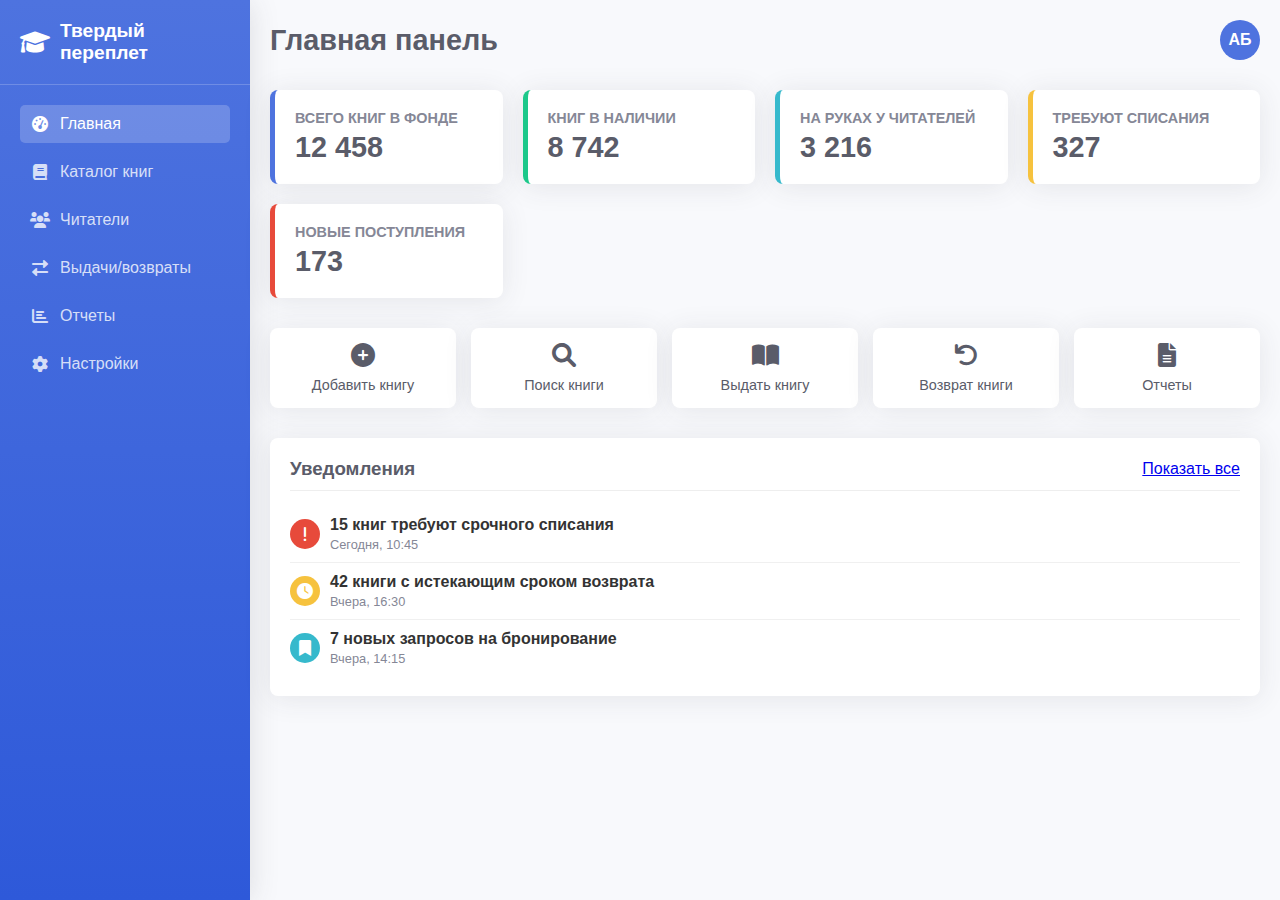
<file: templates/index.html>
<!DOCTYPE html>
<html lang="ru">
<head>
    <meta charset="UTF-8">
    <meta name="viewport" content="width=device-width, initial-scale=1.0">
    <title>Твердый преплет - Библиотечная система</title>
    <link rel="stylesheet" href="https://cdnjs.cloudflare.com/ajax/libs/font-awesome/6.0.0-beta3/css/all.min.css">
    <link rel="stylesheet" href="../static/css/styles.css">
    <link rel="stylesheet" href="../static/css/dashboard.css">
</head>
<body>
    <div class="container">
        <!-- Сайдбар -->
        <aside class="sidebar">
            <div class="sidebar-header">
                <h2>
                    <i class="fas fa-graduation-cap"></i>
                    <span>Твердый переплет</span>
                </h2>
            </div>
            <nav class="sidebar-nav">
                <ul>
                    <li><a href="index.html" class="active"><i class="fas fa-tachometer-alt"></i>Главная</a></li>
                    <li><a href="books.html"><i class="fas fa-book"></i>Каталог книг</a></li>
                    <li><a href="readers.html"><i class="fas fa-users"></i>Читатели</a></li>
                    <li><a href="transactions.html"><i class="fas fa-exchange-alt"></i>Выдачи/возвраты</a></li>
                    <li><a href="reports.html"><i class="fas fa-chart-bar"></i>Отчеты</a></li>
                    <li><a href="settings.html"><i class="fas fa-cog"></i>Настройки</a></li>
                </ul>
            </nav>
        </aside>

        <!-- Основное содержимое -->
        <main class="main-content">
            <!-- Хедер -->
            <header class="header">
                <h1>Главная панель</h1>
                <div class="user-menu">
                    <div class="user-avatar">АБ</div>
                </div>
            </header>

            <!-- Карточки с показателями -->
            <section class="metrics">
                <!-- Показатели будут загружены через JavaScript -->
            </section>

            <!-- Быстрые действия -->
            <section class="quick-actions">
                <a href="books.html?action=add" class="action-btn">
                    <i class="fas fa-plus-circle"></i>
                    <span>Добавить книгу</span>
                </a>
                <a href="books.html?action=search" class="action-btn">
                    <i class="fas fa-search"></i>
                    <span>Поиск книги</span>
                </a>
                <a href="transactions.html?action=issue" class="action-btn">
                    <i class="fas fa-book-open"></i>
                    <span>Выдать книгу</span>
                </a>
                <a href="transactions.html?action=return" class="action-btn">
                    <i class="fas fa-undo"></i>
                    <span>Возврат книги</span>
                </a>
                <a href="reports.html" class="action-btn">
                    <i class="fas fa-file-alt"></i>
                    <span>Отчеты</span>
                </a>
            </section>

            <!-- Уведомления -->
            <section class="notifications">
                <div class="notifications-header">
                    <h3>Уведомления</h3>
                    <a href="#">Показать все</a>
                </div>
                <!-- Уведомления будут загружены через JavaScript -->
            </section>
        </main>
    </div>

    <script src="../static/js/main.js"></script>
    <script src="../static/js/dashboard.js"></script>
</body>
</html>
</file>
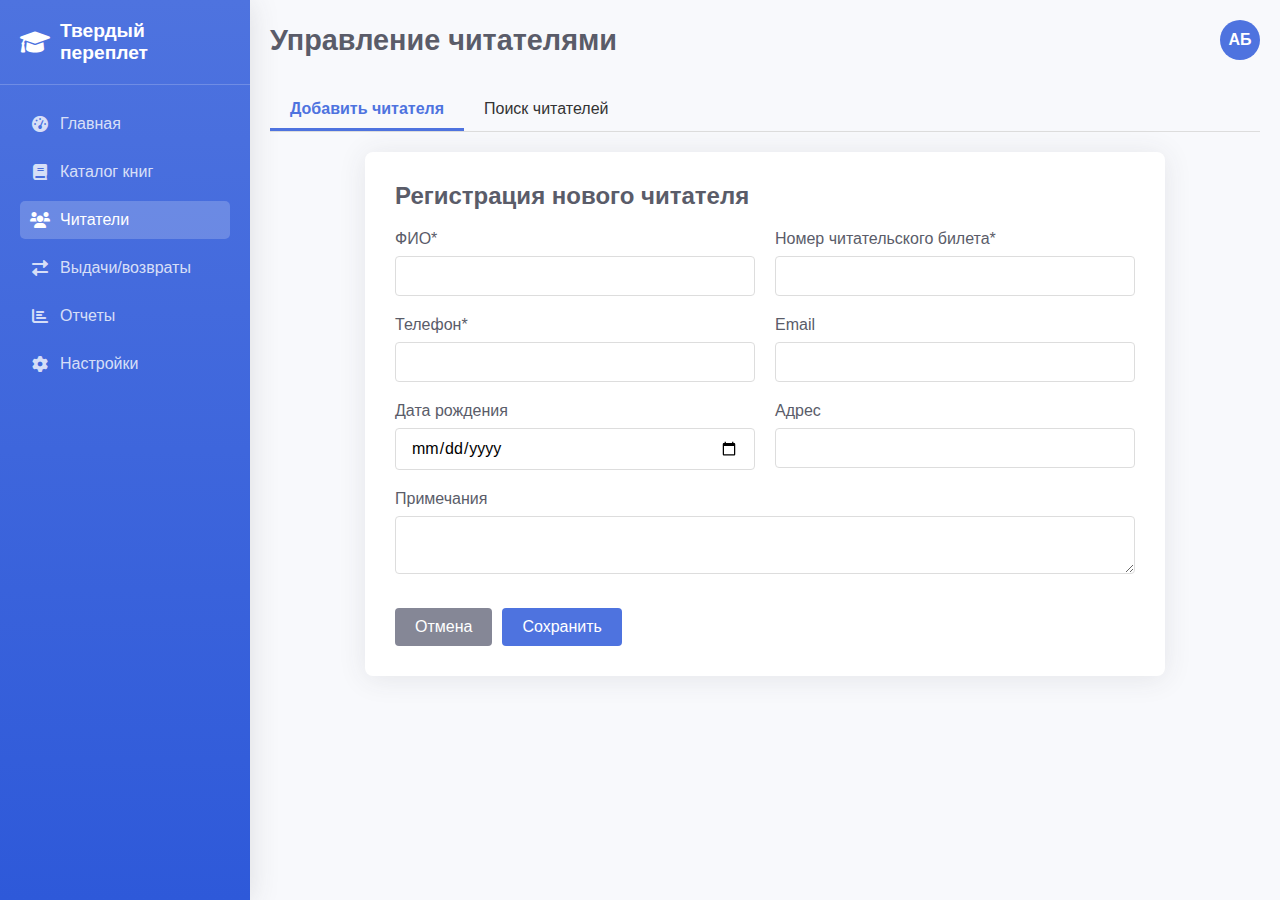
<file: templates/readers.html>
<!DOCTYPE html>
<html lang="ru">
<head>
    <meta charset="UTF-8">
    <meta name="viewport" content="width=device-width, initial-scale=1.0">
    <title>Управление читателями | Твердый переплет</title>
    <link rel="stylesheet" href="https://cdnjs.cloudflare.com/ajax/libs/font-awesome/6.0.0-beta3/css/all.min.css">
    <link rel="stylesheet" href="../static/css/styles.css">
    <link rel="stylesheet" href="../static/css/readers.css">
</head>
<body>
    <div class="container">
        <aside class="sidebar">
            <div class="sidebar-header">
                <h2>
                    <i class="fas fa-graduation-cap"></i>
                    <span>Твердый переплет</span>
                </h2>
            </div>
            <nav class="sidebar-nav">
                <ul>
                    <li><a href="index.html"><i class="fas fa-tachometer-alt"></i>Главная</a></li>
                    <li><a href="books.html"><i class="fas fa-book"></i>Каталог книг</a></li>
                    <li><a href="readers.html" class="active"><i class="fas fa-users"></i>Читатели</a></li>
                    <li><a href="transactions.html"><i class="fas fa-exchange-alt"></i>Выдачи/возвраты</a></li>
                    <li><a href="reports.html"><i class="fas fa-chart-bar"></i>Отчеты</a></li>
                    <li><a href="settings.html"><i class="fas fa-cog"></i>Настройки</a></li>
                </ul>
            </nav>
        </aside>

        <main class="main-content">
            <header class="header">
                <h1>Управление читателями</h1>
                <div class="user-menu">
                    <div class="user-avatar">АБ</div>
                </div>
            </header>

            <div class="tabs">
                <div class="tab active" onclick="showTab('add-reader')">Добавить читателя</div>
                <div class="tab" onclick="showTab('search-reader')">Поиск читателей</div>
            </div>

            <div id="add-reader" class="tab-content">
                <div class="form-container">
                    <h2 class="form-title">Регистрация нового читателя</h2>

                    <div class="form-row">
                        <div class="form-group">
                            <label for="full-name">ФИО*</label>
                            <input type="text" id="full-name" class="form-control" required>
                        </div>
                        <div class="form-group">
                            <label for="ticket-number">Номер читательского билета*</label>
                            <input type="text" id="ticket-number" class="form-control" required>
                        </div>
                    </div>

                    <div class="form-row">
                        <div class="form-group">
                            <label for="phone">Телефон*</label>
                            <input type="tel" id="phone" class="form-control" required>
                        </div>
                        <div class="form-group">
                            <label for="email">Email</label>
                            <input type="email" id="email" class="form-control">
                        </div>
                    </div>

                    <div class="form-row">
                        <div class="form-group">
                            <label for="birthdate">Дата рождения</label>
                            <input type="date" id="birthdate" class="form-control">
                        </div>
                        <div class="form-group">
                            <label for="address">Адрес</label>
                            <input type="text" id="address" class="form-control">
                        </div>
                    </div>

                    <div class="form-group">
                        <label for="notes">Примечания</label>
                        <textarea id="notes" class="form-control" rows="2"></textarea>
                    </div>

                    <div class="btn-group">
                        <button class="btn btn-secondary" onclick="resetReaderForm()">Отмена</button>
                        <button class="btn btn-primary" onclick="saveReader()">Сохранить</button>
                    </div>
                </div>
            </div>

            <div id="search-reader" class="tab-content" style="display: none;">
                <div class="form-container">
                    <h2 class="form-title">Поиск читателей</h2>

                    <div class="form-row">
                        <div class="form-group">
                            <label for="search-name">ФИО</label>
                            <input type="text" id="search-name" class="form-control">
                        </div>
                        <div class="form-group">
                            <label for="search-ticket">Номер читательского билета</label>
                            <input type="text" id="search-ticket" class="form-control">
                        </div>
                    </div>

                    <div class="btn-group">
                        <button class="btn btn-secondary" onclick="resetReaderSearch()">Сбросить</button>
                        <button class="btn btn-primary" onclick="searchReaders()">Поиск</button>
                    </div>

                    <div class="search-results-container" id="reader-results" style="display: none;">
                        <table class="search-results">
                            <thead>
                                <tr>
                                    <th>ФИО</th>
                                    <th>Номер билета</th>
                                    <th>Телефон</th>
                                    <th>Email</th>
                                    <th>Действия</th>
                                </tr>
                            </thead>
                            <tbody id="readers-table-body">
                                <!-- Данные будут загружены через JavaScript -->
                            </tbody>
                        </table>
                    </div>
                </div>
            </div>
        </main>
    </div>

    <script src="../static/js/main.js"></script>
    <script src="../static/js/readers.js"></script>
</body>
</html>
</file>
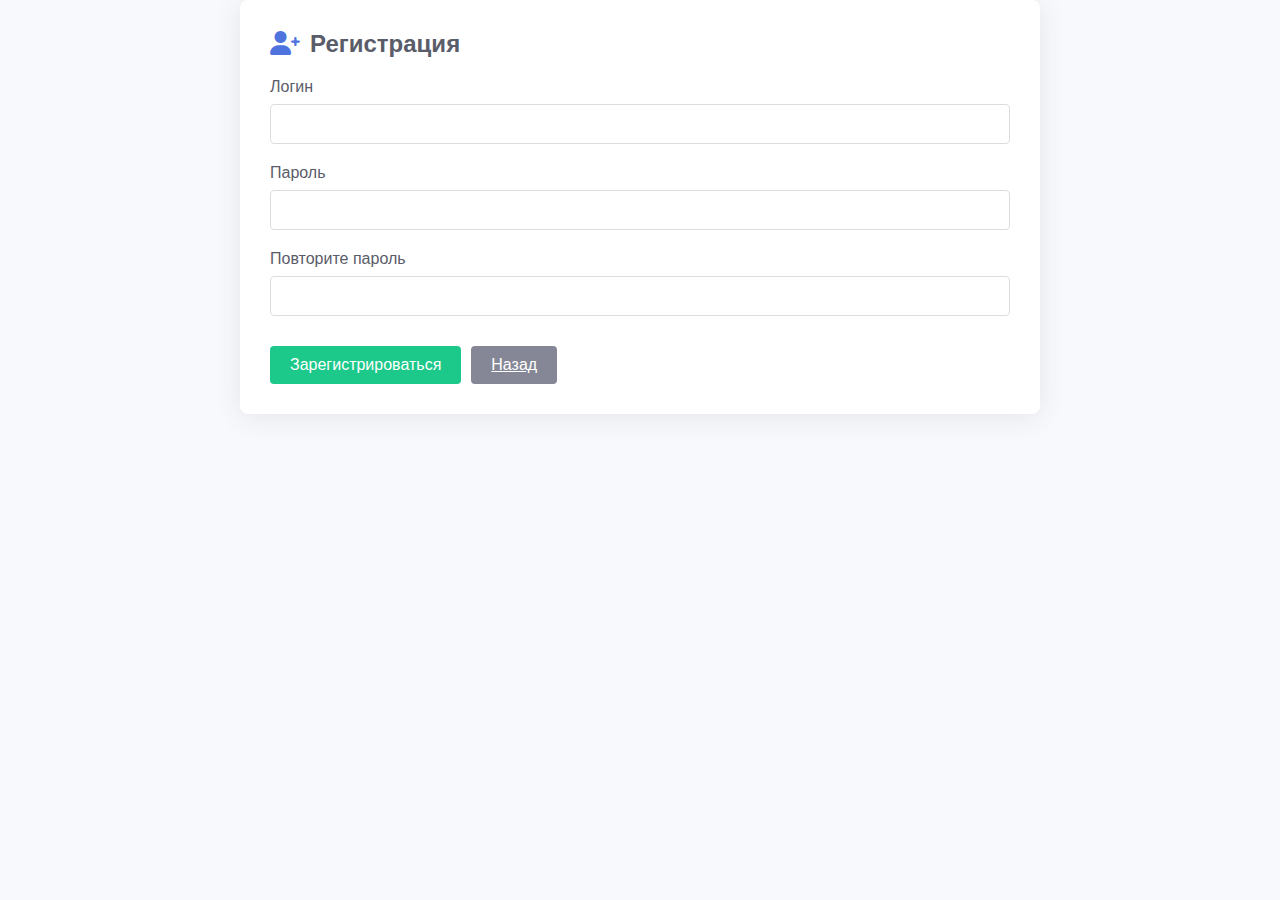
<file: templates/register.html>
<!DOCTYPE html>
<html lang="ru">
<head>
    <meta charset="UTF-8">
    <meta name="viewport" content="width=device-width, initial-scale=1.0">
    <title>Регистрация - Твердый переплет</title>
    <link rel="icon" href="/static/favicon.ico">
    <link rel="stylesheet" href="https://cdnjs.cloudflare.com/ajax/libs/font-awesome/6.0.0-beta3/css/all.min.css">
    <link rel="stylesheet" href="../static/css/styles.css">
    <link rel="icon" href="../static/icons/favicon-16x16.png" type="image/png">
    <link rel="icon" href="../static/icons/favicon-32x32.png" type="image/png">
    <script src="../static/js/register.js" defer></script>
</head>
<body>
    <div class="form-container">
        <h2 class="form-title"><i class="fas fa-user-plus"></i>Регистрация</h2>
        <form action="/register" method="post">
            <div class="form-group">
                <label for="username">Логин</label>
                <input type="text" id="username" name="username" class="form-control" required>
            </div>
            <div class="form-group">
                <label for="password">Пароль</label>
                <input type="password" id="password" name="password" class="form-control" required>
            </div>
            <div class="form-group">
                <label for="confirm-password">Повторите пароль</label>
                <input type="password" id="confirm-password" name="confirm_password" class="form-control" required>
            </div>
            <div class="btn-group">
                <button type="submit" class="btn btn-success">Зарегистрироваться</button>
                <a href="login.html" class="btn btn-secondary no-decoration-btn">Назад</a>
            </div>
        </form>
    </div>
</body>
</html>
</file>
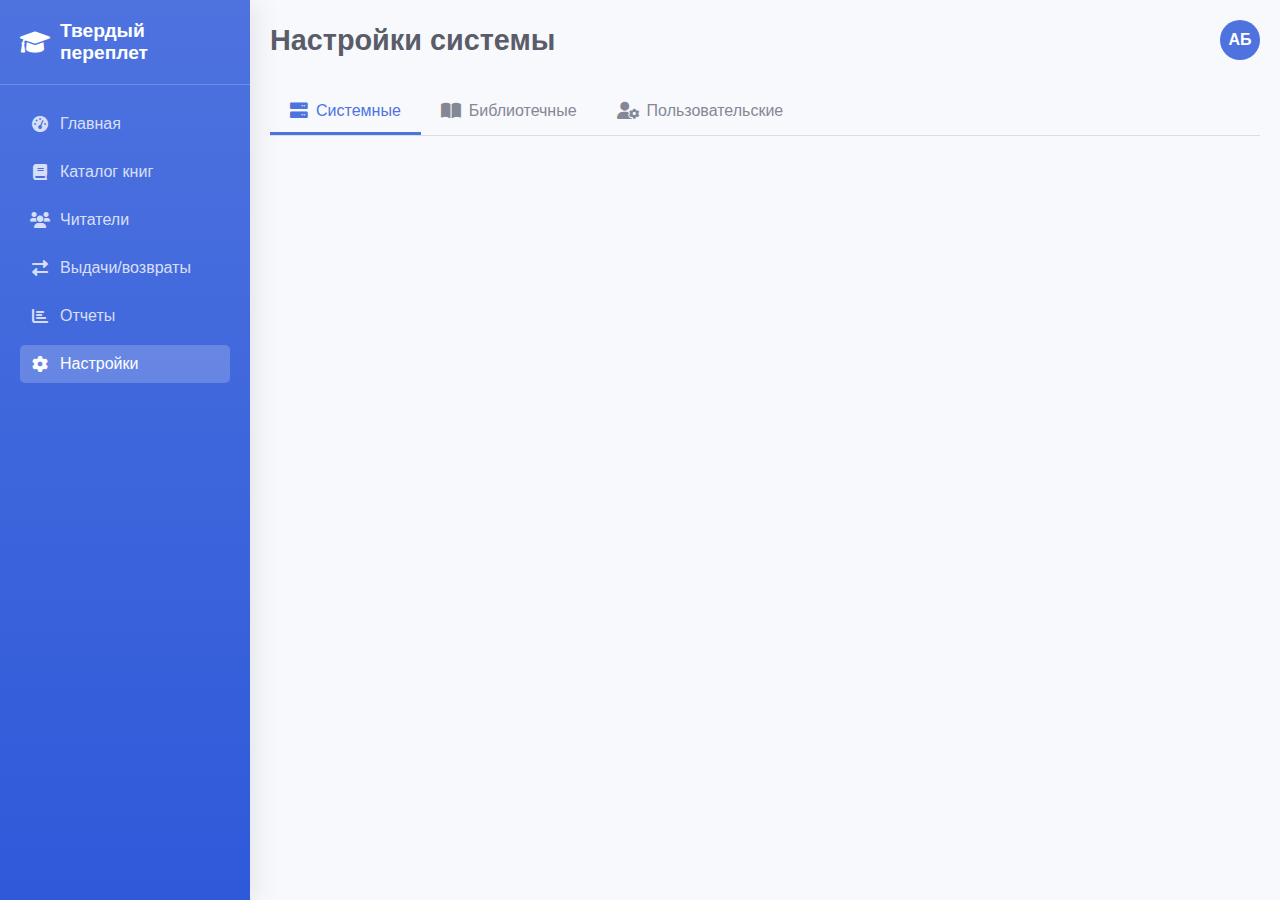
<file: templates/settings.html>
<!DOCTYPE html>
<html lang="ru">
<head>
    <meta charset="UTF-8">
    <meta name="viewport" content="width=device-width, initial-scale=1.0">
    <title>Настройки | Твердый переплет</title>
    <link rel="stylesheet" href="https://cdnjs.cloudflare.com/ajax/libs/font-awesome/6.0.0-beta3/css/all.min.css">
    <link rel="stylesheet" href="../static/css/styles.css">
    <link rel="stylesheet" href="../static/css/settings.css">
</head>
<body>
    <div class="container">
        <aside class="sidebar">
            <div class="sidebar-header">
                <h2>
                    <i class="fas fa-graduation-cap"></i>
                    <span>Твердый переплет</span>
                </h2>
            </div>
            <nav class="sidebar-nav">
                <ul>
                    <li><a href="index.html"><i class="fas fa-tachometer-alt"></i>Главная</a></li>
                    <li><a href="books.html"><i class="fas fa-book"></i>Каталог книг</a></li>
                    <li><a href="readers.html"><i class="fas fa-users"></i>Читатели</a></li>
                    <li><a href="transactions.html"><i class="fas fa-exchange-alt"></i>Выдачи/возвраты</a></li>
                    <li><a href="reports.html"><i class="fas fa-chart-bar"></i>Отчеты</a></li>
                    <li><a href="settings.html" class="active"><i class="fas fa-cog"></i>Настройки</a></li>
                </ul>
            </nav>
        </aside>

        <main class="main-content">
            <header class="header">
                <h1>Настройки системы</h1>
                <div class="user-menu">
                    <div class="user-avatar">АБ</div>
                </div>
            </header>

            <div class="settings-tabs">
                <div class="settings-tab active" onclick="showSettingsTab('system-settings')">
                    <i class="fas fa-server"></i> Системные
                </div>
                <div class="settings-tab" onclick="showSettingsTab('library-settings')">
                    <i class="fas fa-book-open"></i> Библиотечные
                </div>
                <div class="settings-tab" onclick="showSettingsTab('user-settings')">
                    <i class="fas fa-user-cog"></i> Пользовательские
                </div>
            </div>

            <div id="system-settings" class="settings-tab-content">
                <div class="form-container">
                    <h2 class="form-title"><i class="fas fa-server"></i> Системные настройки</h2>

                    <div class="form-group">
                        <label for="system-language">Язык системы</label>
                        <select id="system-language" class="form-control">
                            <option value="ru">Русский</option>
                            <option value="en">English</option>
                        </select>
                    </div>

                    <div class="form-group">
                        <label for="backup-frequency">Частота автоматического резервного копирования</label>
                        <select id="backup-frequency" class="form-control">
                            <option value="daily">Ежедневно</option>
                            <option value="weekly" selected>Еженедельно</option>
                            <option value="monthly">Ежемесячно</option>
                        </select>
                    </div>

                    <div class="form-group">
                        <label for="session-timeout">Таймаут сессии (минут)</label>
                        <input type="number" id="session-timeout" class="form-control" value="30" min="5" max="240">
                    </div>

                    <div class="btn-group">
                        <button class="btn btn-secondary">Сбросить</button>
                        <button class="btn btn-primary" onclick="saveSystemSettings()">Сохранить</button>
                    </div>
                </div>
            </div>

            <div id="library-settings" class="settings-tab-content" style="display: none;">
                <div class="form-container">
                    <h2 class="form-title"><i class="fas fa-book-open"></i> Библиотечные настройки</h2>

                    <div class="form-group">
                        <label for="default-loan-period">Стандартный срок выдачи книг (дней)</label>
                        <input type="number" id="default-loan-period" class="form-control" value="14" min="1" max="365">
                    </div>

                    <div class="form-group">
                        <label for="max-books-per-user">Максимум книг на одного читателя</label>
                        <input type="number" id="max-books-per-user" class="form-control" value="5" min="1" max="20">
                    </div>

                    <div class="form-group">
                        <label for="fine-per-day">Штраф за просрочку (в день)</label>
                        <input type="number" id="fine-per-day" class="form-control" value="10" min="0" step="10">
                    </div>

                    <div class="form-group">
                        <label>
                            <input type="checkbox" id="allow-reservations" checked>
                            Разрешить бронирование книг
                        </label>
                    </div>

                    <div class="btn-group">
                        <button class="btn btn-secondary">Сбросить</button>
                        <button class="btn btn-primary" onclick="saveLibrarySettings()">Сохранить</button>
                    </div>
                </div>
            </div>

            <div id="user-settings" class="settings-tab-content" style="display: none;">
                <div class="form-container">
                    <h2 class="form-title"><i class="fas fa-user-cog"></i> Пользовательские настройки</h2>

                    <div class="form-group">
                        <label for="user-name">Имя пользователя</label>
                        <input type="text" id="user-name" class="form-control" value="Администратор">
                    </div>

                    <div class="form-group">
                        <label for="user-email">Email</label>
                        <input type="email" id="user-email" class="form-control" value="admin@library.ru">
                    </div>

                    <div class="form-group">
                        <label for="user-password">Новый пароль</label>
                        <input type="password" id="user-password" class="form-control" placeholder="Оставьте пустым, чтобы не менять">
                    </div>

                    <div class="form-group">
                        <label for="user-password-confirm">Подтверждение пароля</label>
                        <input type="password" id="user-password-confirm" class="form-control">
                    </div>

                    <div class="form-group">
                        <label>
                            <input type="checkbox" id="receive-notifications" checked>
                            Получать уведомления по email
                        </label>
                    </div>

                    <div class="btn-group">
                        <button class="btn btn-secondary">Сбросить</button>
                        <button class="btn btn-primary" onclick="saveUserSettings()">Сохранить</button>
                    </div>
                </div>
            </div>
        </main>
    </div>

    <script src="../static/js/main.js"></script>
    <script src="../static/js/settings.js"></script>
</body>
</html>
</file>
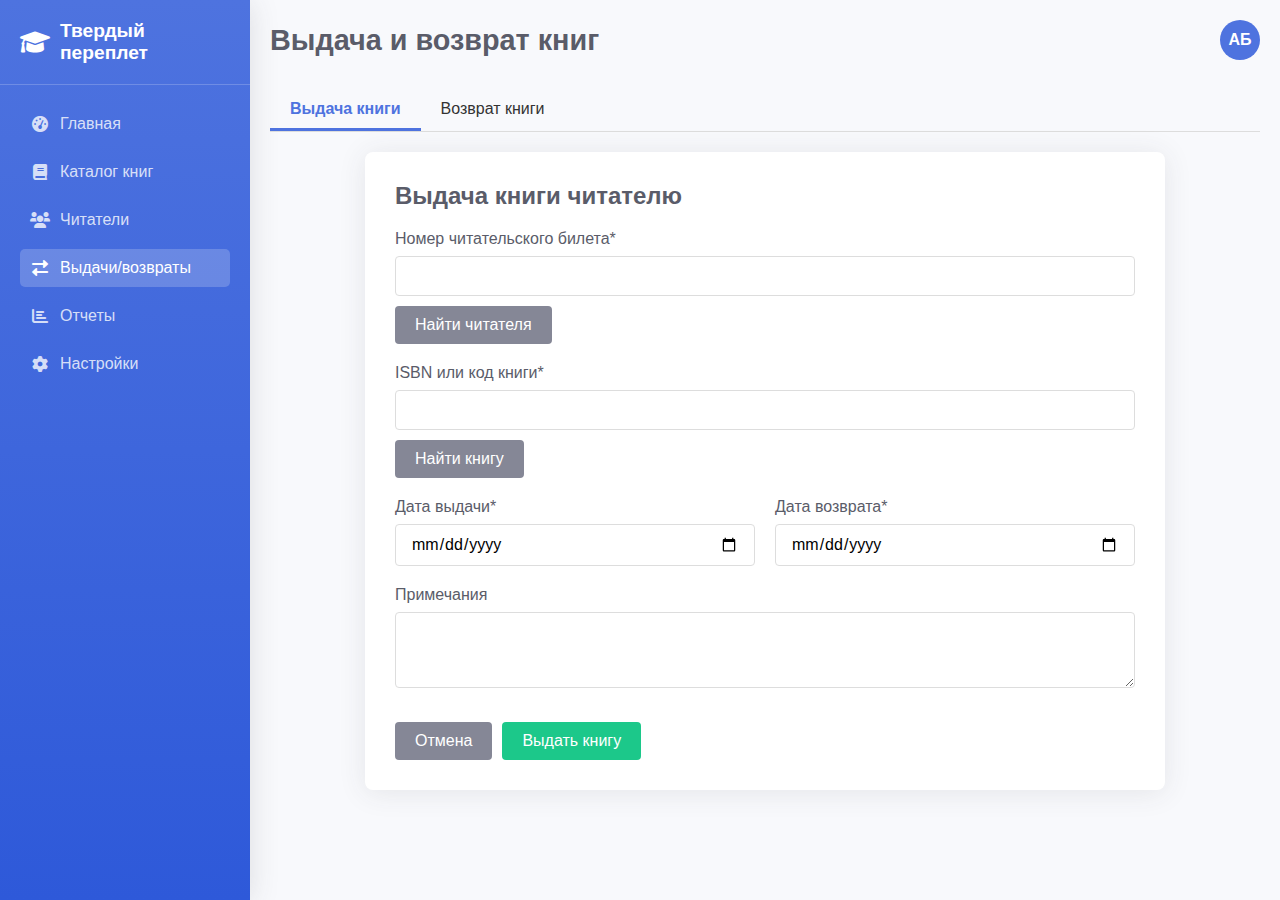
<file: templates/transactions.html>
<!DOCTYPE html>
<html lang="ru">
<head>
    <meta charset="UTF-8">
    <meta name="viewport" content="width=device-width, initial-scale=1.0">
    <title>Выдача и возврат книг | Твердый переплет</title>
    <link rel="stylesheet" href="https://cdnjs.cloudflare.com/ajax/libs/font-awesome/6.0.0-beta3/css/all.min.css">
    <link rel="stylesheet" href="../static/css/styles.css">
    <link rel="stylesheet" href="../static/css/transactions.css">
</head>
<body>
    <div class="container">
        <aside class="sidebar">
            <div class="sidebar-header">
                <h2>
                    <i class="fas fa-graduation-cap"></i>
                    <span>Твердый переплет</span>
                </h2>
            </div>
            <nav class="sidebar-nav">
                <ul>
                    <li><a href="index.html"><i class="fas fa-tachometer-alt"></i>Главная</a></li>
                    <li><a href="books.html"><i class="fas fa-book"></i>Каталог книг</a></li>
                    <li><a href="readers.html"><i class="fas fa-users"></i>Читатели</a></li>
                    <li><a href="transactions.html" class="active"><i class="fas fa-exchange-alt"></i>Выдачи/возвраты</a></li>
                    <li><a href="reports.html"><i class="fas fa-chart-bar"></i>Отчеты</a></li>
                    <li><a href="settings.html"><i class="fas fa-cog"></i>Настройки</a></li>
                </ul>
            </nav>
        </aside>

        <main class="main-content">
            <header class="header">
                <h1>Выдача и возврат книг</h1>
                <div class="user-menu">
                    <div class="user-avatar">АБ</div>
                </div>
            </header>

            <div class="tabs">
                <div class="tab active" onclick="showTab('issue-book')">Выдача книги</div>
                <div class="tab" onclick="showTab('return-book')">Возврат книги</div>
            </div>

            <div id="issue-book" class="tab-content">
                <div class="form-container">
                    <h2 class="form-title">Выдача книги читателю</h2>

                    <div class="form-group">
                        <label for="reader-ticket">Номер читательского билета*</label>
                        <input type="text" id="reader-ticket" class="form-control" required>
                        <button class="btn btn-secondary" style="margin-top: 10px; width: auto;" onclick="findReader()">
                            Найти читателя
                        </button>
                    </div>

                    <div class="info-card" id="reader-info" style="display: none;">
                        <div class="info-title">Информация о читателе</div>
                        <div class="info-content">
                            <div class="info-item">
                                <div class="info-label">ФИО</div>
                                <div class="info-value" id="reader-name">Иванов Иван Иванович</div>
                            </div>
                            <div class="info-item">
                                <div class="info-label">Номер билета</div>
                                <div class="info-value" id="reader-ticket-number">ЧБ-2023-001</div>
                            </div>
                            <div class="info-item">
                                <div class="info-label">Телефон</div>
                                <div class="info-value" id="reader-phone">+7 (123) 456-78-90</div>
                            </div>
                        </div>
                    </div>

                    <div class="form-group">
                        <label for="book-isbn">ISBN или код книги*</label>
                        <input type="text" id="book-isbn" class="form-control" required>
                        <button class="btn btn-secondary" style="margin-top: 10px; width: auto;" onclick="findBook()">
                            Найти книгу
                        </button>
                    </div>

                    <div class="info-card" id="book-info" style="display: none;">
                        <div class="info-title">Информация о книге</div>
                        <div class="info-content">
                            <div class="info-item">
                                <div class="info-label">Название</div>
                                <div class="info-value" id="book-title">Математика. 5 класс</div>
                            </div>
                            <div class="info-item">
                                <div class="info-label">Автор</div>
                                <div class="info-value" id="book-author">Иванов А.А.</div>
                            </div>
                            <div class="info-item">
                                <div class="info-label">Год издания</div>
                                <div class="info-value" id="book-year">2020</div>
                            </div>
                            <div class="info-item">
                                <div class="info-label">Место хранения</div>
                                <div class="info-value" id="book-location">Стеллаж А-12</div>
                            </div>
                        </div>
                    </div>

                    <div class="form-row">
                        <div class="form-group">
                            <label for="issue-date">Дата выдачи*</label>
                            <input type="date" id="issue-date" class="form-control" required>
                        </div>
                        <div class="form-group">
                            <label for="return-date">Дата возврата*</label>
                            <input type="date" id="return-date" class="form-control" required>
                        </div>
                    </div>

                    <div class="form-group">
                        <label for="issue-notes">Примечания</label>
                        <textarea id="issue-notes" class="form-control" rows="3"></textarea>
                    </div>

                    <div class="btn-group">
                        <button class="btn btn-secondary">Отмена</button>
                        <button class="btn btn-success" onclick="issueBook()">Выдать книгу</button>
                    </div>
                </div>
            </div>

            <div id="return-book" class="tab-content" style="display: none;">
                <div class="form-container">
                    <h2 class="form-title">Возврат книги</h2>

                    <div class="form-group">
                        <label for="return-book-isbn">ISBN или код книги*</label>
                        <input type="text" id="return-book-isbn" class="form-control" required>
                        <button class="btn btn-secondary" style="margin-top: 10px; width: auto;" onclick="findBookForReturn()">
                            Найти книгу
                        </button>
                    </div>

                    <div class="info-card" id="return-info" style="display: none;">
                        <div class="info-title">Информация о выдаче</div>
                        <div class="info-content">
                            <div class="info-item">
                                <div class="info-label">Название книги</div>
                                <div class="info-value" id="return-book-title">Математика. 5 класс</div>
                            </div>
                            <div class="info-item">
                                <div class="info-label">Автор</div>
                                <div class="info-value" id="return-book-author">Иванов А.А.</div>
                            </div>
                            <div class="info-item">
                                <div class="info-label">Читатель</div>
                                <div class="info-value" id="return-reader-name">Иванов Иван Иванович</div>
                            </div>
                            <div class="info-item">
                                <div class="info-label">Дата выдачи</div>
                                <div class="info-value" id="return-issue-date">15.05.2023</div>
                            </div>
                            <div class="info-item">
                                <div class="info-label">Планируемая дата возврата</div>
                                <div class="info-value" id="return-planned-date">15.06.2023</div>
                            </div>
                        </div>

                        <div class="debt-notice" id="debt-notice" style="display: none;">
                            <i class="fas fa-exclamation-triangle"></i>
                            <div class="debt-notice-content">
                                <h4>Задолженность по возврату</h4>
                                <p id="debt-message">Книга должна была быть возвращена 15.06.2023. Просрочка: 5 дней.</p>
                            </div>
                        </div>
                    </div>

                    <div class="form-group">
                        <label for="actual-return-date">Фактическая дата возврата*</label>
                        <input type="date" id="actual-return-date" class="form-control" required>
                    </div>

                    <div class="form-group">
                        <label for="return-notes">Примечания</label>
                        <textarea id="return-notes" class="form-control" rows="3"></textarea>
                    </div>

                    <div class="btn-group">
                        <button class="btn btn-secondary">Отмена</button>
                        <button class="btn btn-success" onclick="returnBook()">Подтвердить возврат</button>
                    </div>
                </div>
            </div>
        </main>
    </div>

    <script src="../static/js/main.js"></script>
    <script src="../static/js/transactions.js"></script>
</body>
</html>
</file>
<file: static/css/styles.css>
:root {
    --primary: #4e73df;
    --primary-dark: #2e59d9;
    --secondary: #858796;
    --success: #1cc88a;
    --info: #36b9cc;
    --warning: #f6c23e;
    --danger: #e74a3b;
    --light: #f8f9fc;
    --dark: #5a5c69;
}

* {
    margin: 0;
    padding: 0;
    box-sizing: border-box;
    font-family: 'Segoe UI', Tahoma, Geneva, Verdana, sans-serif;
}

body {
    background-color: #f8f9fc;
    color: #333;
}

.container {
    display: grid;
    grid-template-columns: 250px 1fr;
    min-height: 100vh;
}

/* Сайдбар */
.sidebar {
    background: linear-gradient(180deg, var(--primary) 0%, var(--primary-dark) 100%);
    color: white;
    padding: 20px 0;
    box-shadow: 0 0.15rem 1.75rem 0 rgba(58, 59, 69, 0.15);
}

.sidebar-header {
    padding: 0 20px 20px;
    border-bottom: 1px solid rgba(255,255,255,0.2);
}

.sidebar-header h2 {
    display: flex;
    align-items: center;
    gap: 10px;
    font-size: 1.2rem;
}

.sidebar-header h2 i {
    font-size: 1.5rem;
}

.sidebar-nav {
    padding: 20px;
}

.sidebar-nav ul {
    list-style: none;
}

.sidebar-nav li {
    margin-bottom: 10px;
}

.sidebar-nav a {
    color: rgba(255,255,255,0.8);
    text-decoration: none;
    display: flex;
    align-items: center;
    gap: 10px;
    padding: 10px;
    border-radius: 5px;
    transition: all 0.3s;
}

.sidebar-nav a:hover, .sidebar-nav a.active {
    background-color: rgba(255,255,255,0.2);
    color: white;
}

.sidebar-nav i {
    width: 20px;
    text-align: center;
}

/* Основное содержимое */
.main-content {
    padding: 20px;
}

/* Хедер */
.header {
    display: flex;
    justify-content: space-between;
    align-items: center;
    margin-bottom: 30px;
}

.header h1 {
    color: var(--dark);
    font-size: 1.8rem;
}

.user-menu {
    display: flex;
    align-items: center;
    gap: 15px;
}

.user-avatar {
    width: 40px;
    height: 40px;
    border-radius: 50%;
    background-color: var(--primary);
    color: white;
    display: flex;
    align-items: center;
    justify-content: center;
    font-weight: bold;
    cursor: pointer;
}

/* Кнопки */
.btn {
    padding: 10px 20px;
    border: none;
    border-radius: 4px;
    font-size: 1rem;
    cursor: pointer;
    transition: all 0.3s;
}

.btn-primary {
    background-color: var(--primary);
    color: white;
}

.btn-primary:hover {
    background-color: var(--primary-dark);
}

.btn-secondary {
    background-color: var(--secondary);
    color: white;
}

.btn-secondary:hover {
    background-color: #6c757d;
}

.btn-success {
    background-color: var(--success);
    color: white;
}

.btn-success:hover {
    background-color: #17a673;
}

.btn-danger {
    background-color: var(--danger);
    color: white;
}

.btn-danger:hover {
    background-color: #c82333;
}

.btn-group {
    display: flex;
    gap: 10px;
    margin-top: 30px;
}

/* Формы */
.form-container {
    background: white;
    border-radius: 8px;
    padding: 30px;
    box-shadow: 0 0.15rem 1.75rem 0 rgba(58, 59, 69, 0.1);
    max-width: 800px;
    margin: 0 auto;
}

.form-title {
    margin-bottom: 20px;
    color: var(--dark);
    font-size: 1.5rem;
}

.form-group {
    margin-bottom: 20px;
}

.form-group label {
    display: block;
    margin-bottom: 8px;
    font-weight: 500;
    color: var(--dark);
}

.form-control {
    width: 100%;
    padding: 10px 15px;
    border: 1px solid #ddd;
    border-radius: 4px;
    font-size: 1rem;
    transition: border-color 0.3s;
}

.form-control:focus {
    outline: none;
    border-color: var(--primary);
}

.form-row {
    display: flex;
    gap: 20px;
}

.form-row .form-group {
    flex: 1;
}

/* Таблица результатов */
.search-results {
    width: 100%;
    border-collapse: collapse;
    margin-top: 20px;
    background: white;
    box-shadow: 0 0.15rem 1.75rem 0 rgba(58, 59, 69, 0.1);
    border-radius: 8px;
    overflow: hidden;
}

.search-results th, .search-results td {
    padding: 12px 15px;
    text-align: left;
    border-bottom: 1px solid #eee;
}

.search-results th {
    background-color: var(--primary);
    color: white;
    font-weight: 500;
}

.search-results tr:hover {
    background-color: rgba(78, 115, 223, 0.05);
}

.search-results .actions {
    display: flex;
    gap: 5px;
}

.search-results .btn {
    padding: 5px 10px;
    font-size: 0.9rem;
}

/* Адаптивность */
@media (max-width: 768px) {
    .container {
        grid-template-columns: 1fr;
    }

    .sidebar {
        display: none;
    }

    .form-row {
        flex-direction: column;
        gap: 0;
    }
}

/* Дополнения к основным стилям для поддержки страницы настроек */

/* Анимации */
@keyframes fadeIn {
    from { opacity: 0; }
    to { opacity: 1; }
}

/* Дополнительные стили для форм */
.form-container .form-group label.checkbox-label {
    display: flex;
    align-items: center;
    gap: 8px;
    cursor: pointer;
    font-weight: normal;
}

.form-container .form-group input[type="checkbox"],
.form-container .form-group input[type="radio"] {
    width: auto;
    margin-right: 8px;
}

/* Иконки в заголовках */
.form-title i {
    margin-right: 10px;
    color: var(--primary);
}
</file>
<file: static/css/dashboard.css>
/* dashboard.css - Стили для главной страницы */

/* Карточки с показателями */
.metrics {
    display: grid;
    grid-template-columns: repeat(auto-fit, minmax(200px, 1fr));
    gap: 20px;
    margin-bottom: 30px;
}

.metric-card {
    background: white;
    border-radius: 8px;
    padding: 20px;
    box-shadow: 0 0.15rem 1.75rem 0 rgba(58, 59, 69, 0.1);
    border-left: 5px solid var(--primary);
    transition: transform 0.3s;
}

.metric-card:hover {
    transform: translateY(-5px);
}

.metric-card.primary {
    border-left-color: var(--primary);
}

.metric-card.success {
    border-left-color: var(--success);
}

.metric-card.warning {
    border-left-color: var(--warning);
}

.metric-card.danger {
    border-left-color: var(--danger);
}

.metric-card.info {
    border-left-color: var(--info);
}

.metric-title {
    color: var(--secondary);
    font-size: 0.9rem;
    text-transform: uppercase;
    font-weight: bold;
    margin-bottom: 5px;
}

.metric-value {
    font-size: 1.8rem;
    font-weight: bold;
    color: var(--dark);
}

/* Быстрые действия */
.quick-actions {
    display: grid;
    grid-template-columns: repeat(auto-fit, minmax(150px, 1fr));
    gap: 15px;
    margin-bottom: 30px;
}

.action-btn {
    background: white;
    border: none;
    border-radius: 8px;
    padding: 15px;
    display: flex;
    flex-direction: column;
    align-items: center;
    justify-content: center;
    gap: 10px;
    cursor: pointer;
    box-shadow: 0 0.15rem 1.75rem 0 rgba(58, 59, 69, 0.1);
    transition: all 0.3s;
    color: var(--dark);
    text-decoration: none;
}

.action-btn:hover {
    background-color: var(--primary);
    color: white;
    transform: translateY(-3px);
}

.action-btn i {
    font-size: 1.5rem;
}

.action-btn span {
    font-size: 0.9rem;
    text-align: center;
}

/* Уведомления */
.notifications {
    background: white;
    border-radius: 8px;
    padding: 20px;
    box-shadow: 0 0.15rem 1.75rem 0 rgba(58, 59, 69, 0.1);
}

.notifications-header {
    display: flex;
    justify-content: space-between;
    align-items: center;
    margin-bottom: 15px;
    padding-bottom: 10px;
    border-bottom: 1px solid #eee;
}

.notifications-header h3 {
    color: var(--dark);
}

.notification-item {
    padding: 10px 0;
    border-bottom: 1px solid #f0f0f0;
    display: flex;
    align-items: center;
    gap: 10px;
}

.notification-item:last-child {
    border-bottom: none;
}

.notification-icon {
    width: 30px;
    height: 30px;
    border-radius: 50%;
    display: flex;
    align-items: center;
    justify-content: center;
    color: white;
}

.notification-icon.warning {
    background-color: var(--warning);
}

.notification-icon.danger {
    background-color: var(--danger);
}

.notification-icon.info {
    background-color: var(--info);
}

.notification-content {
    flex: 1;
}

.notification-title {
    font-weight: bold;
    margin-bottom: 3px;
}

.notification-time {
    color: var(--secondary);
    font-size: 0.8rem;
}

/* Адаптивность для dashboard */
@media (max-width: 768px) {
    .metrics {
        grid-template-columns: 1fr 1fr;
    }

    .quick-actions {
        grid-template-columns: 1fr 1fr;
    }
}

@media (max-width: 480px) {
    .metrics {
        grid-template-columns: 1fr;
    }

    .quick-actions {
        grid-template-columns: 1fr;
    }
}
</file>
<file: static/css/readers.css>
/* readers.css - Стили для страницы управления читателями */

/* Карточка информации о читателе */
.reader-card {
    background: white;
    border-radius: 8px;
    padding: 20px;
    margin-bottom: 20px;
    box-shadow: 0 0.15rem 1.75rem 0 rgba(58, 59, 69, 0.1);
}

.reader-card-header {
    display: flex;
    justify-content: space-between;
    align-items: center;
    margin-bottom: 15px;
    padding-bottom: 10px;
    border-bottom: 1px solid #eee;
}

.reader-card-title {
    color: var(--dark);
    font-size: 1.2rem;
}

.reader-info-grid {
    display: grid;
    grid-template-columns: repeat(auto-fill, minmax(250px, 1fr));
    gap: 15px;
}

.reader-info-item {
    margin-bottom: 10px;
}

.reader-info-label {
    font-size: 0.9rem;
    color: var(--secondary);
    margin-bottom: 5px;
}

.reader-info-value {
    font-weight: 500;
}

/* История выдачи книг */
.issue-history {
    margin-top: 20px;
}

.issue-history-title {
    color: var(--dark);
    margin-bottom: 15px;
    font-size: 1.1rem;
}

.issue-history-table {
    width: 100%;
    border-collapse: collapse;
}

.issue-history-table th,
.issue-history-table td {
    padding: 12px 15px;
    text-align: left;
    border-bottom: 1px solid #eee;
}

.issue-history-table th {
    background-color: #f8f9fc;
    font-weight: 500;
    color: var(--dark);
}

/* Адаптивность для страницы читателей */
@media (max-width: 576px) {
    .reader-info-grid {
        grid-template-columns: 1fr;
    }

    .issue-history-table {
        display: block;
        overflow-x: auto;
    }
}

/* Табы для переключения между разделами */
.tabs {
    display: flex;
    border-bottom: 1px solid #ddd;
    margin-bottom: 20px;
}

.tab {
    padding: 10px 20px;
    cursor: pointer;
    border-bottom: 3px solid transparent;
    transition: all 0.3s;
}

.tab.active {
    border-bottom-color: var(--primary);
    color: var(--primary);
    font-weight: bold;
}

.tab:hover:not(.active) {
    background-color: rgba(78, 115, 223, 0.1);
}
</file>
<file: static/css/settings.css>
/* settings.css - Стили для страницы настроек */

/* Вкладки настроек */
.settings-tabs {
    display: flex;
    border-bottom: 1px solid #ddd;
    margin-bottom: 20px;
    flex-wrap: wrap;
}

.settings-tab {
    padding: 12px 20px;
    cursor: pointer;
    border-bottom: 3px solid transparent;
    transition: all 0.3s;
    display: flex;
    align-items: center;
    gap: 8px;
    color: var(--secondary);
}

.settings-tab.active {
    border-bottom-color: var(--primary);
    color: var(--primary);
    font-weight: 500;
}

.settings-tab:hover:not(.active) {
    background-color: rgba(78, 115, 223, 0.1);
}

.settings-tab i {
    font-size: 1.1rem;
}

/* Контент вкладок */
.settings-tab-content {
    display: none;
    animation: fadeIn 0.3s ease;
}

.settings-tab-content.active {
    display: block;
}

/* Группы настроек */
.settings-group {
    margin-bottom: 30px;
    background: white;
    border-radius: 8px;
    padding: 20px;
    box-shadow: 0 0.15rem 1.75rem 0 rgba(58, 59, 69, 0.1);
}

.settings-group-title {
    color: var(--dark);
    font-size: 1.2rem;
    margin-bottom: 15px;
    padding-bottom: 10px;
    border-bottom: 1px solid #eee;
    display: flex;
    align-items: center;
    gap: 10px;
}

/* Чекбоксы и радиокнопки */
.checkbox-group, .radio-group {
    margin: 15px 0;
}

.checkbox-item, .radio-item {
    margin: 10px 0;
    display: flex;
    align-items: center;
}

.checkbox-item input, .radio-item input {
    margin-right: 10px;
}

.checkbox-item label, .radio-item label {
    cursor: pointer;
}

/* Анимация появления */
@keyframes fadeIn {
    from { opacity: 0; transform: translateY(10px); }
    to { opacity: 1; transform: translateY(0); }
}

/* Адаптивность */
@media (max-width: 768px) {
    .settings-tabs {
        flex-direction: column;
        border-bottom: none;
    }

    .settings-tab {
        border-bottom: none;
        border-left: 3px solid transparent;
        justify-content: center;
    }

    .settings-tab.active {
        border-bottom: none;
        border-left-color: var(--primary);
    }
}
</file>
<file: static/css/transactions.css>
/* readers.css - Стили для страницы управления читателями */

/* Карточка информации о читателе */
.reader-card {
    background: white;
    border-radius: 8px;
    padding: 20px;
    margin-bottom: 20px;
    box-shadow: 0 0.15rem 1.75rem 0 rgba(58, 59, 69, 0.1);
}

.reader-card-header {
    display: flex;
    justify-content: space-between;
    align-items: center;
    margin-bottom: 15px;
    padding-bottom: 10px;
    border-bottom: 1px solid #eee;
}

.reader-card-title {
    color: var(--dark);
    font-size: 1.2rem;
}

.reader-info-grid {
    display: grid;
    grid-template-columns: repeat(auto-fill, minmax(250px, 1fr));
    gap: 15px;
}

.reader-info-item {
    margin-bottom: 10px;
}

.reader-info-label {
    font-size: 0.9rem;
    color: var(--secondary);
    margin-bottom: 5px;
}

.reader-info-value {
    font-weight: 500;
}

/* История выдачи книг */
.issue-history {
    margin-top: 20px;
}

.issue-history-title {
    color: var(--dark);
    margin-bottom: 15px;
    font-size: 1.1rem;
}

.issue-history-table {
    width: 100%;
    border-collapse: collapse;
}

.issue-history-table th,
.issue-history-table td {
    padding: 12px 15px;
    text-align: left;
    border-bottom: 1px solid #eee;
}

.issue-history-table th {
    background-color: #f8f9fc;
    font-weight: 500;
    color: var(--dark);
}

/* Адаптивность для страницы читателей */
@media (max-width: 576px) {
    .reader-info-grid {
        grid-template-columns: 1fr;
    }

    .issue-history-table {
        display: block;
        overflow-x: auto;
    }
}

/* Табы для переключения между разделами */
.tabs {
    display: flex;
    border-bottom: 1px solid #ddd;
    margin-bottom: 20px;
}

.tab {
    padding: 10px 20px;
    cursor: pointer;
    border-bottom: 3px solid transparent;
    transition: all 0.3s;
}

.tab.active {
    border-bottom-color: var(--primary);
    color: var(--primary);
    font-weight: bold;
}

.tab:hover:not(.active) {
    background-color: rgba(78, 115, 223, 0.1);
}
</file>
